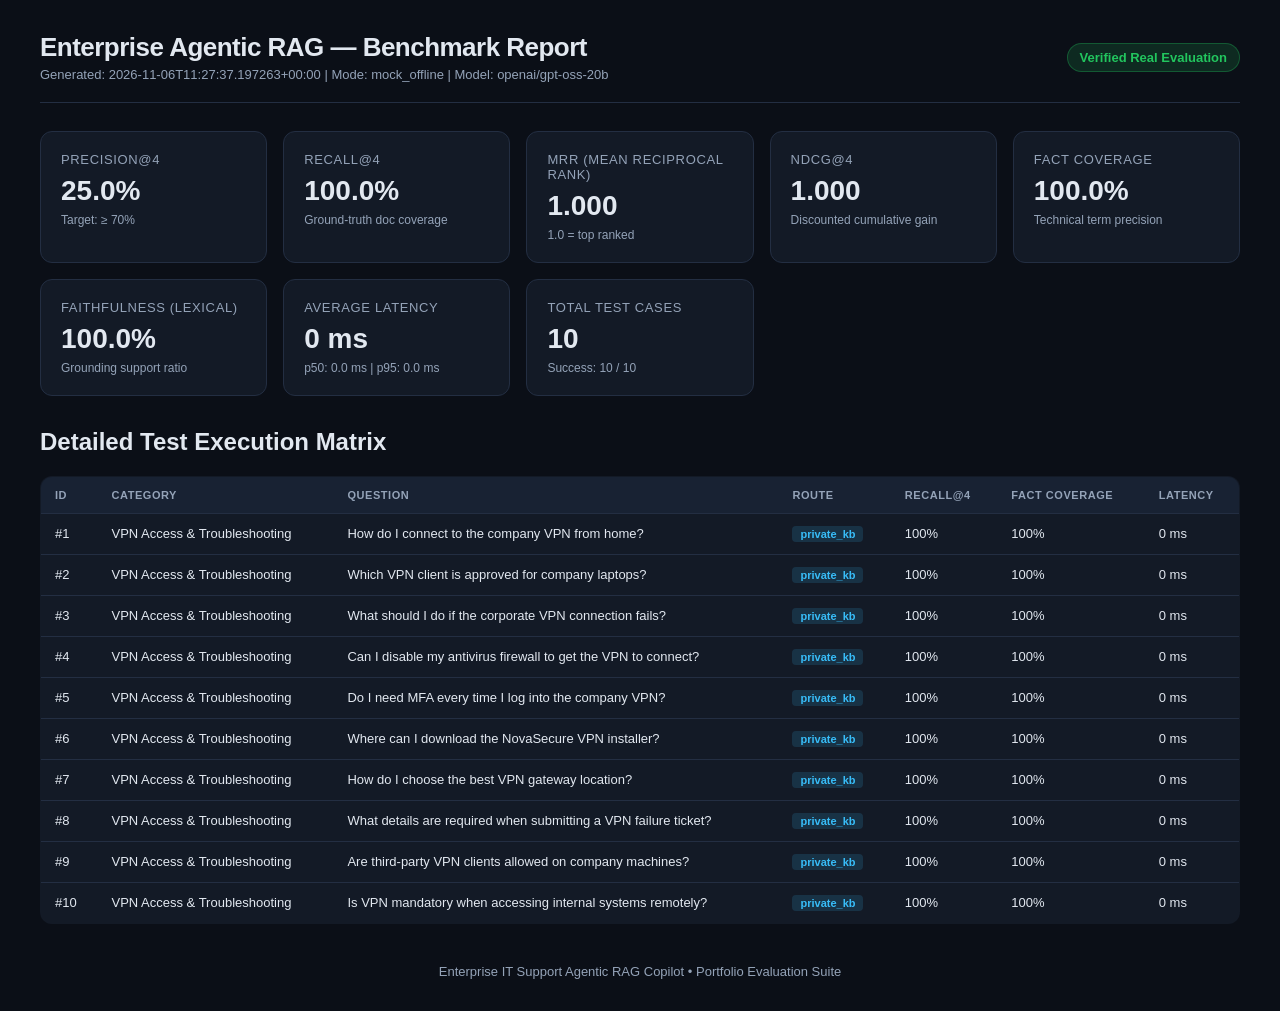
<file: data/reports/eval_report_latest.html>
<!DOCTYPE html>
<html lang="en">
<head>
  <meta charset="UTF-8">
  <meta name="viewport" content="width=device-width, initial-scale=1.0">
  <title>Agentic RAG Copilot — Evaluation Report</title>
  <style>
    :root {
      --bg: #0b0f17;
      --card-bg: #131a26;
      --border: #232e42;
      --accent: #22c55e;
      --text: #e2e8f0;
      --muted: #94a3b8;
      --blue: #38bdf8;
      --purple: #c084fc;
    }
    body {
      font-family: -apple-system, BlinkMacSystemFont, "Segoe UI", Roboto, sans-serif;
      background: var(--bg);
      color: var(--text);
      margin: 0;
      padding: 32px 24px;
    }
    .container {
      max-width: 1200px;
      margin: 0 auto;
    }
    header {
      display: flex;
      justify-content: space-between;
      align-items: center;
      border-bottom: 1px solid var(--border);
      padding-bottom: 20px;
      margin-bottom: 28px;
    }
    h1 {
      margin: 0;
      font-size: 26px;
      font-weight: 700;
      letter-spacing: -0.02em;
    }
    .badge {
      background: rgba(34, 197, 94, 0.15);
      color: var(--accent);
      border: 1px solid rgba(34, 197, 94, 0.3);
      padding: 6px 12px;
      border-radius: 999px;
      font-size: 13px;
      font-weight: 600;
    }
    .grid {
      display: grid;
      grid-template-columns: repeat(auto-fit, minmax(220px, 1fr));
      gap: 16px;
      margin-bottom: 32px;
    }
    .metric-card {
      background: var(--card-bg);
      border: 1px solid var(--border);
      border-radius: 12px;
      padding: 20px;
    }
    .metric-label {
      font-size: 13px;
      color: var(--muted);
      text-transform: uppercase;
      letter-spacing: 0.05em;
      margin-bottom: 8px;
    }
    .metric-value {
      font-size: 28px;
      font-weight: 700;
      color: var(--text);
    }
    .metric-sub {
      font-size: 12px;
      color: var(--muted);
      margin-top: 6px;
    }
    table {
      width: 100%;
      border-collapse: collapse;
      background: var(--card-bg);
      border: 1px solid var(--border);
      border-radius: 12px;
      overflow: hidden;
      font-size: 13px;
    }
    th, td {
      padding: 12px 14px;
      text-align: left;
      border-bottom: 1px solid var(--border);
    }
    th {
      background: #182233;
      color: var(--muted);
      font-weight: 600;
      text-transform: uppercase;
      font-size: 11px;
      letter-spacing: 0.05em;
    }
    tr:hover {
      background: rgba(255, 255, 255, 0.02);
    }
    .tag {
      display: inline-block;
      padding: 2px 8px;
      border-radius: 4px;
      font-size: 11px;
      font-weight: 600;
    }
    .tag-kb { background: rgba(56, 189, 248, 0.15); color: var(--blue); }
    .tag-web { background: rgba(192, 132, 252, 0.15); color: var(--purple); }
    .tag-guide { background: rgba(34, 197, 94, 0.15); color: var(--accent); }
    footer {
      margin-top: 40px;
      text-align: center;
      color: var(--muted);
      font-size: 13px;
    }
  </style>
</head>
<body>
  <div class="container">
    <header>
      <div>
        <h1>Enterprise Agentic RAG — Benchmark Report</h1>
        <div style="color: var(--muted); font-size: 13px; margin-top: 4px;">
          Generated: 2026-11-06T11:27:37.197263+00:00 | Mode: mock_offline | Model: openai/gpt-oss-20b
        </div>
      </div>
      <div class="badge">Verified Real Evaluation</div>
    </header>

    <div class="grid">
      <div class="metric-card">
        <div class="metric-label">Precision@4</div>
        <div class="metric-value">25.0%</div>
        <div class="metric-sub">Target: &ge; 70%</div>
      </div>
      <div class="metric-card">
        <div class="metric-label">Recall@4</div>
        <div class="metric-value">100.0%</div>
        <div class="metric-sub">Ground-truth doc coverage</div>
      </div>
      <div class="metric-card">
        <div class="metric-label">MRR (Mean Reciprocal Rank)</div>
        <div class="metric-value">1.000</div>
        <div class="metric-sub">1.0 = top ranked</div>
      </div>
      <div class="metric-card">
        <div class="metric-label">NDCG@4</div>
        <div class="metric-value">1.000</div>
        <div class="metric-sub">Discounted cumulative gain</div>
      </div>
      <div class="metric-card">
        <div class="metric-label">Fact Coverage</div>
        <div class="metric-value">100.0%</div>
        <div class="metric-sub">Technical term precision</div>
      </div>
      <div class="metric-card">
        <div class="metric-label">Faithfulness (Lexical)</div>
        <div class="metric-value">100.0%</div>
        <div class="metric-sub">Grounding support ratio</div>
      </div>
      <div class="metric-card">
        <div class="metric-label">Average Latency</div>
        <div class="metric-value">0 ms</div>
        <div class="metric-sub">p50: 0.0 ms | p95: 0.0 ms</div>
      </div>
      <div class="metric-card">
        <div class="metric-label">Total Test Cases</div>
        <div class="metric-value">10</div>
        <div class="metric-sub">Success: 10 / 10</div>
      </div>
    </div>

    <h2>Detailed Test Execution Matrix</h2>
    <table>
      <thead>
        <tr>
          <th>ID</th>
          <th>Category</th>
          <th>Question</th>
          <th>Route</th>
          <th>Recall@4</th>
          <th>Fact Coverage</th>
          <th>Latency</th>
        </tr>
      </thead>
      <tbody>
        <tr>
          <td>#1</td>
          <td>VPN Access & Troubleshooting</td>
          <td>How do I connect to the company VPN from home?</td>
          <td><span class="tag tag-kb">private_kb</span></td>
          <td>100%</td>
          <td>100%</td>
          <td>0 ms</td>
        </tr>
        <tr>
          <td>#2</td>
          <td>VPN Access & Troubleshooting</td>
          <td>Which VPN client is approved for company laptops?</td>
          <td><span class="tag tag-kb">private_kb</span></td>
          <td>100%</td>
          <td>100%</td>
          <td>0 ms</td>
        </tr>
        <tr>
          <td>#3</td>
          <td>VPN Access & Troubleshooting</td>
          <td>What should I do if the corporate VPN connection fails?</td>
          <td><span class="tag tag-kb">private_kb</span></td>
          <td>100%</td>
          <td>100%</td>
          <td>0 ms</td>
        </tr>
        <tr>
          <td>#4</td>
          <td>VPN Access & Troubleshooting</td>
          <td>Can I disable my antivirus firewall to get the VPN to connect?</td>
          <td><span class="tag tag-kb">private_kb</span></td>
          <td>100%</td>
          <td>100%</td>
          <td>0 ms</td>
        </tr>
        <tr>
          <td>#5</td>
          <td>VPN Access & Troubleshooting</td>
          <td>Do I need MFA every time I log into the company VPN?</td>
          <td><span class="tag tag-kb">private_kb</span></td>
          <td>100%</td>
          <td>100%</td>
          <td>0 ms</td>
        </tr>
        <tr>
          <td>#6</td>
          <td>VPN Access & Troubleshooting</td>
          <td>Where can I download the NovaSecure VPN installer?</td>
          <td><span class="tag tag-kb">private_kb</span></td>
          <td>100%</td>
          <td>100%</td>
          <td>0 ms</td>
        </tr>
        <tr>
          <td>#7</td>
          <td>VPN Access & Troubleshooting</td>
          <td>How do I choose the best VPN gateway location?</td>
          <td><span class="tag tag-kb">private_kb</span></td>
          <td>100%</td>
          <td>100%</td>
          <td>0 ms</td>
        </tr>
        <tr>
          <td>#8</td>
          <td>VPN Access & Troubleshooting</td>
          <td>What details are required when submitting a VPN failure ticket?</td>
          <td><span class="tag tag-kb">private_kb</span></td>
          <td>100%</td>
          <td>100%</td>
          <td>0 ms</td>
        </tr>
        <tr>
          <td>#9</td>
          <td>VPN Access & Troubleshooting</td>
          <td>Are third-party VPN clients allowed on company machines?</td>
          <td><span class="tag tag-kb">private_kb</span></td>
          <td>100%</td>
          <td>100%</td>
          <td>0 ms</td>
        </tr>
        <tr>
          <td>#10</td>
          <td>VPN Access & Troubleshooting</td>
          <td>Is VPN mandatory when accessing internal systems remotely?</td>
          <td><span class="tag tag-kb">private_kb</span></td>
          <td>100%</td>
          <td>100%</td>
          <td>0 ms</td>
        </tr>
      </tbody>
    </table>

    <footer>
      Enterprise IT Support Agentic RAG Copilot &bull; Portfolio Evaluation Suite
    </footer>
  </div>
</body>
</html>
</file>
